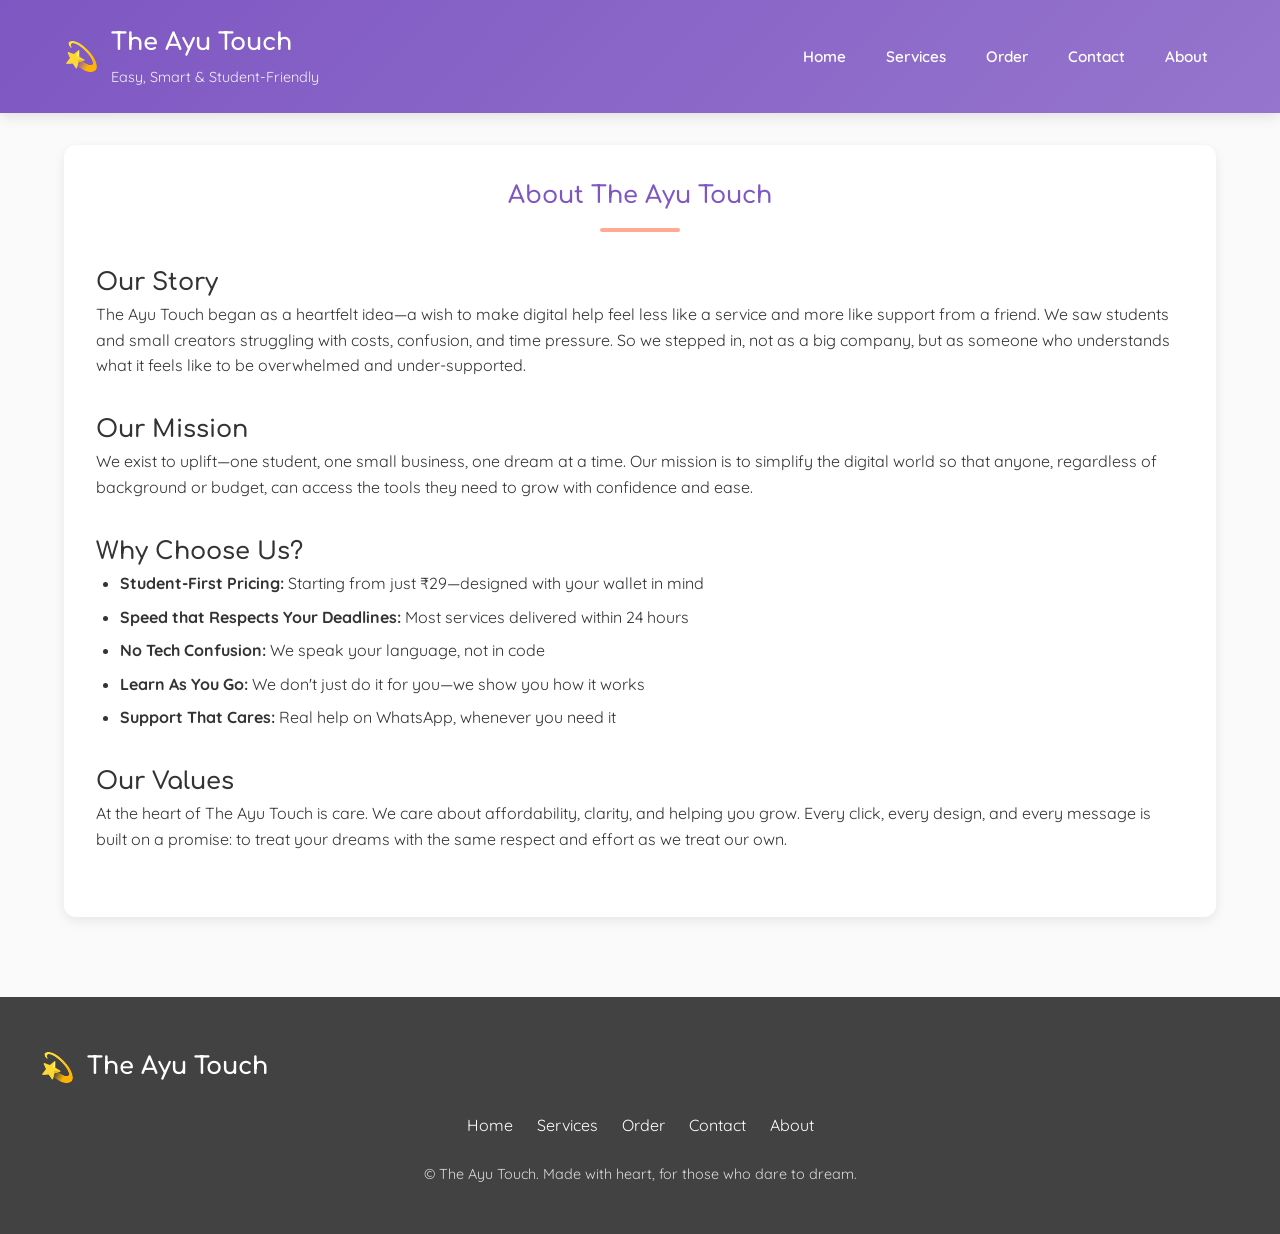
<file: about.html>
<!DOCTYPE html>
<html lang="en">
<head>
    <meta charset="UTF-8">
    <meta name="viewport" content="width=device-width, initial-scale=1.0">
    <title>About Us | The Ayu Touch</title>
    <meta name="description" content="Learn about The Ayu Touch - our mission to provide affordable digital services to students and small businesses.">
    <link rel="stylesheet" href="https://cdnjs.cloudflare.com/ajax/libs/font-awesome/6.4.0/css/all.min.css">
    <link href="https://fonts.googleapis.com/css2?family=Quicksand:wght@400;500;600;700&family=Comfortaa:wght@400;500;600&display=swap" rel="stylesheet">
    <link rel="stylesheet" href="css/styles.css">
</head>
<body>
    <header>
        <div class="header-container">
            <div class="logo">
                <span class="logo-icon">💫</span>
                <div>
                    <div class="logo-text">The Ayu Touch</div>
                    <div class="tagline">Easy, Smart & Student-Friendly</div>
                </div>
            </div>
            <button class="mobile-menu-btn">
                <i class="fas fa-bars"></i>
            </button>
            <nav>
                <ul>
                    <li><a href="index.html">Home</a></li>
                    <li><a href="services.html">Services</a></li>
                    <li><a href="order.html">Order</a></li>
                    <li><a href="contact.html">Contact</a></li>
                    <li><a href="about.html">About</a></li>
                </ul>
            </nav>
        </div>
    </header>

    <main>
        <section>
            <!-- <div class="about-content">
                <h1 class="section-title">About The Ayu Touch</h1>
                
                <div class="about-section">
                    <h2>Our Story</h2>
                    <p>Founded in 2023, The Ayu Touch was born out of frustration with how expensive and complicated basic digital services were for students. We wanted to create a service that was both affordable and easy to use.</p>
                </div>
                
                <div class="about-section">
                    <h2>Our Mission</h2>
                    <p>To empower students by removing technical barriers through affordable, high-quality digital services that save time and reduce stress.</p>
                </div>
                
                <div class="about-section">
                    <h2>Why Choose Us?</h2>
                    <ul>
                        <li><strong>Student-First Pricing:</strong> Services start at just ₹29</li>
                        <li><strong>Quick Turnaround:</strong> Most services completed within 24 hours</li>
                        <li><strong>Simple Process:</strong> No complicated tech jargon</li>
                        <li><strong>Educational Approach:</strong> We explain how things work</li>
                        <li><strong>Reliable Support:</strong> Available via WhatsApp for quick help</li>
                    </ul>
                </div>
                
                <div class="about-section">
                    <h2>Our Values</h2>
                    <p>We believe in transparency, affordability, and education. Every service we provide comes with clear pricing and explanations, because we want our customers to learn as they use our services.</p>
                </div>
            </div>  -->
            <div class="about-content">
    <h1 class="section-title">About The Ayu Touch</h1>
    
    <div class="about-section">
        <h2>Our Story</h2>
        <p>The Ayu Touch began as a heartfelt idea—a wish to make digital help feel less like a service and more like support from a friend. We saw students and small creators struggling with costs, confusion, and time pressure. So we stepped in, not as a big company, but as someone who understands what it feels like to be overwhelmed and under-supported.</p>
    </div>
    
    <div class="about-section">
        <h2>Our Mission</h2>
        <p>We exist to uplift—one student, one small business, one dream at a time. Our mission is to simplify the digital world so that anyone, regardless of background or budget, can access the tools they need to grow with confidence and ease.</p>
    </div>
    
    <div class="about-section">
        <h2>Why Choose Us?</h2>
        <ul>
            <li><strong>Student-First Pricing:</strong> Starting from just ₹29—designed with your wallet in mind</li>
            <li><strong>Speed that Respects Your Deadlines:</strong> Most services delivered within 24 hours</li>
            <li><strong>No Tech Confusion:</strong> We speak your language, not in code</li>
            <li><strong>Learn As You Go:</strong> We don't just do it for you—we show you how it works</li>
            <li><strong>Support That Cares:</strong> Real help on WhatsApp, whenever you need it</li>
        </ul>
    </div>
    
    <div class="about-section">
        <h2>Our Values</h2>
        <p>At the heart of The Ayu Touch is care. We care about affordability, clarity, and helping you grow. Every click, every design, and every message is built on a promise: to treat your dreams with the same respect and effort as we treat our own.</p>
    </div>
</div>

        </section>
    </main>

    <footer>
        <div class="footer-content">
            <div class="logo">
                <span class="logo-icon">💫</span>
                <div class="logo-text">The Ayu Touch</div>
            </div>
            <div class="footer-links">
                <a href="index.html">Home</a>
                <a href="services.html">Services</a>
                <a href="order.html">Order</a>
                <a href="contact.html">Contact</a>
                <a href="about.html">About</a>
            </div>
            <div class="copyright">
    &copy; The Ayu Touch. Made with heart, for those who dare to dream.
</div>

        </div>
    </footer>

    <div class="scroll-indicator"></div>
    <script>
        // Mobile menu toggle
        const menuBtn = document.querySelector('.mobile-menu-btn');
        const nav = document.querySelector('nav');
        
        menuBtn.addEventListener('click', () => {
            nav.classList.toggle('active');
        });
        // Scroll percentage indicator
  const scrollIndicator = document.querySelector('.scroll-indicator');
  
  window.addEventListener('scroll', () => {
    const scrollableHeight = document.documentElement.scrollHeight - window.innerHeight;
    const scrolledPercentage = (window.scrollY / scrollableHeight) * 100;
    scrollIndicator.style.width = `${scrolledPercentage}%`;
  });

  
    </script>
</body>
</html>
</file>
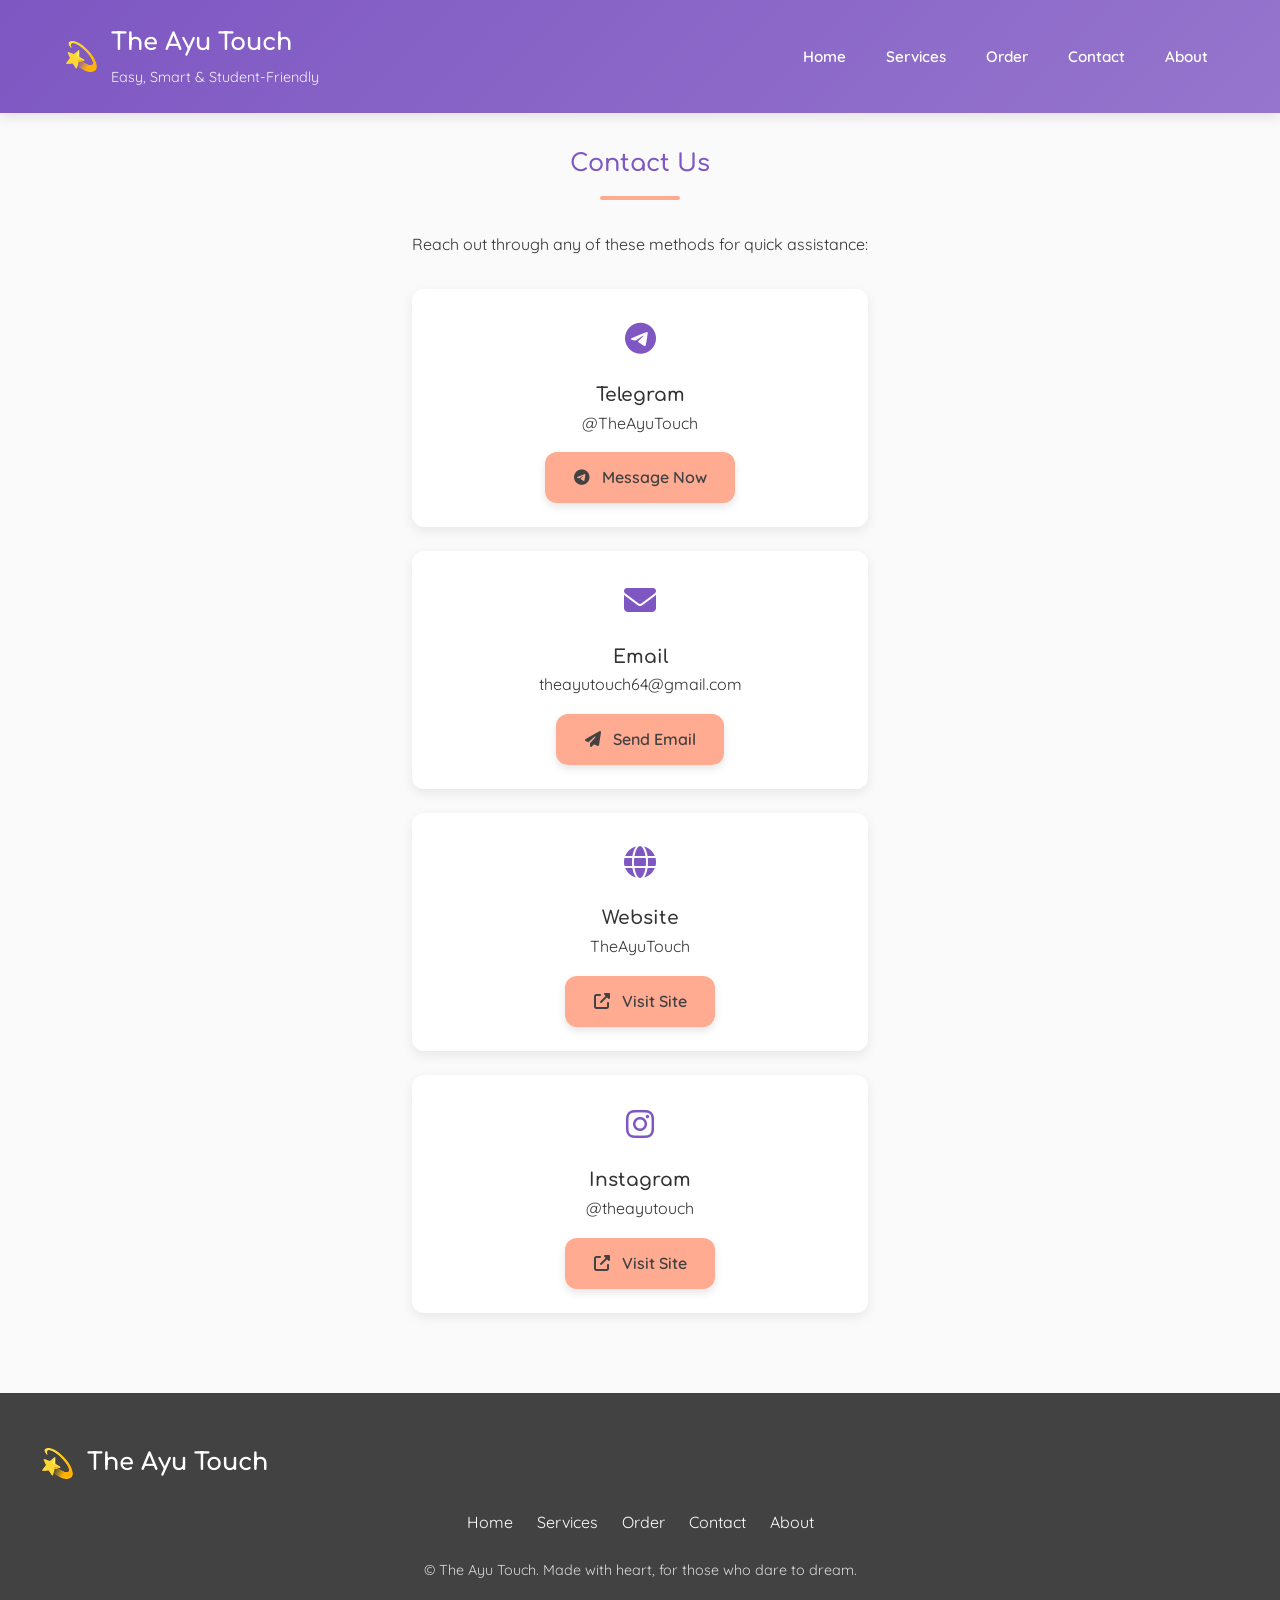
<file: contact.html>
<!DOCTYPE html>
<html lang="en">
<head>
    <meta charset="UTF-8">
    <meta name="viewport" content="width=device-width, initial-scale=1.0">
    <title>Contact Us | The Ayu Touch</title>
    <meta name="description" content="Get in touch with The Ayu Touch for affordable digital services. Contact us via WhatsApp, email, or website.">
    <link rel="stylesheet" href="https://cdnjs.cloudflare.com/ajax/libs/font-awesome/6.4.0/css/all.min.css">
    <link href="https://fonts.googleapis.com/css2?family=Quicksand:wght@400;500;600;700&family=Comfortaa:wght@400;500;600&display=swap" rel="stylesheet">
    <link rel="stylesheet" href="css/styles.css">
</head>
<body>
    <header>
        <div class="header-container">
            <div class="logo">
                <span class="logo-icon">💫</span>
                <div>
                    <div class="logo-text">The Ayu Touch</div>
                    <div class="tagline">Easy, Smart & Student-Friendly</div>
                </div>
            </div>
            <button class="mobile-menu-btn">
                <i class="fas fa-bars"></i>
            </button>
            <nav>
                <ul>
                    <li><a href="index.html">Home</a></li>
                    <li><a href="services.html">Services</a></li>
                    <li><a href="order.html">Order</a></li>
                    <li><a href="contact.html">Contact</a></li>
                    <li><a href="about.html">About</a></li>
                </ul>
            </nav>
        </div>
    </header>

    <main>
        <section>
            <h1 class="section-title">Contact Us</h1>
            <p class="text-center">Reach out through any of these methods for quick assistance:</p>
            
            <div class="contact-methods">
                <div class="contact-card">
                    <div class="contact-icon"><i class="fab fa-telegram"></i></div>
                    <h3>Telegram</h3>
                    <p>@TheAyuTouch</p>
                    <a href="https://t.me/TheAyuTouch" class="btn mt-2" target="_blank">
                        <i class="fab fa-telegram"></i> Message Now
                    </a>
                </div>
                
                <div class="contact-card">
                    <div class="contact-icon"><i class="fas fa-envelope"></i></div>
                    <h3>Email</h3>
                    <p>theayutouch64@gmail.com</p>
                    <a href="mailto:theayutouch64@gmail.com" class="btn mt-2">
                        <i class="fas fa-paper-plane"></i> Send Email
                    </a>
                </div>
                
                <div class="contact-card">
                    <div class="contact-icon"><i class="fas fa-globe"></i></div>
                    <h3>Website</h3>
                    <p>TheAyuTouch</p>
                    <a href="https://ayutouch.github.io/TheAyuTouch/index.html" class="btn mt-2">
                        <i class="fas fa-external-link-alt"></i> Visit Site
                    </a>
                </div>

                <div class="contact-card">
                    <div class="contact-icon"><i class="fa-brands fa-instagram"></i></div>
                    <h3>Instagram</h3>
                    <p>@theayutouch</p>
                    <a href="https://www.instagram.com/theayutouch" class="btn mt-2">
                        <i class="fas fa-external-link-alt"></i> Visit Site
                    </a>
                </div>
            </div>
        </section>
    </main>

    <footer>
        <div class="footer-content">
            <div class="logo">
                <span class="logo-icon">💫</span>
                <div class="logo-text">The Ayu Touch</div>
            </div>
            <div class="footer-links">
                <a href="index.html">Home</a>
                <a href="services.html">Services</a>
                <a href="order.html">Order</a>
                <a href="contact.html">Contact</a>
                <a href="about.html">About</a>
            </div>
            <div class="copyright">
    &copy; The Ayu Touch. Made with heart, for those who dare to dream.
</div>

        </div>
    </footer>
    <div class="scroll-indicator"></div>

    <script>
        // Mobile menu toggle
        const menuBtn = document.querySelector('.mobile-menu-btn');
        const nav = document.querySelector('nav');
        
        menuBtn.addEventListener('click', () => {
            nav.classList.toggle('active');
        });
        // Scroll percentage indicator
  const scrollIndicator = document.querySelector('.scroll-indicator');
  
  window.addEventListener('scroll', () => {
    const scrollableHeight = document.documentElement.scrollHeight - window.innerHeight;
    const scrolledPercentage = (window.scrollY / scrollableHeight) * 100;
    scrollIndicator.style.width = `${scrolledPercentage}%`;
  });

  
    </script>
    <div class="scroll-indicator"></div>
</body>
</html>
</file>
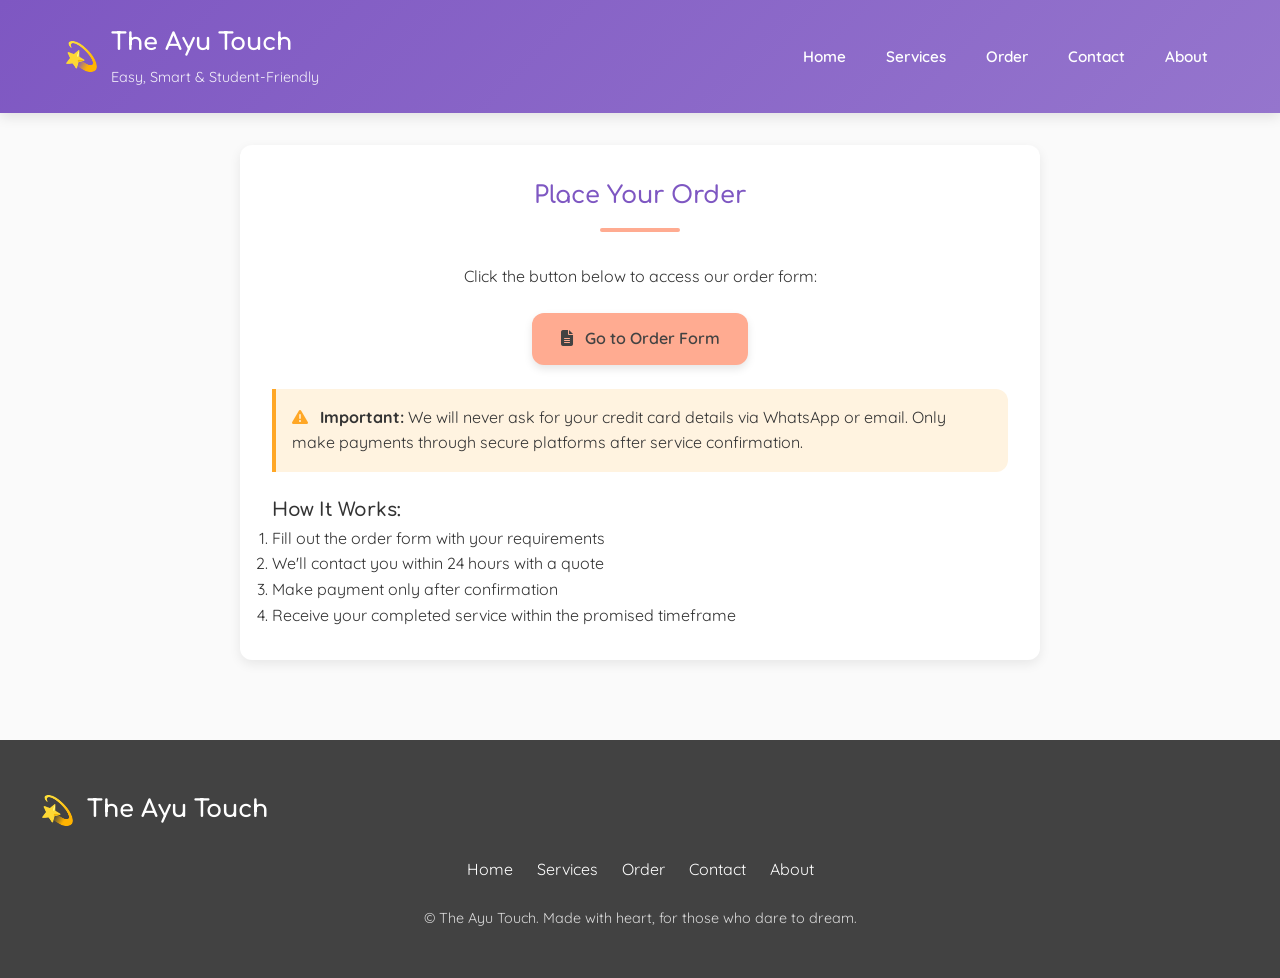
<file: order.html>
<!DOCTYPE html>
<html lang="en">
<head>
    <meta charset="UTF-8">
    <meta name="viewport" content="width=device-width, initial-scale=1.0">
    <title>Place Your Order | The Ayu Touch</title>
    <meta name="description" content="Order affordable digital services from The Ayu Touch. Get started with our simple order process.">
    <link rel="stylesheet" href="https://cdnjs.cloudflare.com/ajax/libs/font-awesome/6.4.0/css/all.min.css">
    <link href="https://fonts.googleapis.com/css2?family=Quicksand:wght@400;500;600;700&family=Comfortaa:wght@400;500;600&display=swap" rel="stylesheet">
    <link rel="stylesheet" href="css/styles.css">
</head>
<body>
    <header>
        <div class="header-container">
            <div class="logo">
                <span class="logo-icon">💫</span>
                <div>
                    <div class="logo-text">The Ayu Touch</div>
                    <div class="tagline">Easy, Smart & Student-Friendly</div>
                </div>
            </div>
            <button class="mobile-menu-btn">
                <i class="fas fa-bars"></i>
            </button>
            <nav>
                <ul>
                    <li><a href="index.html">Home</a></li>
                    <li><a href="services.html">Services</a></li>
                    <li><a href="order.html">Order</a></li>
                    <li><a href="contact.html">Contact</a></li>
                    <li><a href="about.html">About</a></li>
                </ul>
            </nav>
        </div>
    </header>

    <main>
        <section>
            <div class="order-container">
                <h1 class="section-title">Place Your Order</h1>
                <p class="text-center">Click the button below to access our order form:</p>
                
                <div class="text-center mt-3">
                    <a href="https://docs.google.com/forms/d/e/1FAIpQLSeRvBSm0HFUEhjq1SvuSpwlSJ2SHHON9y_knOVV9Z81SA6BOA/viewform?usp=header" class="btn" target="_blank">
                        <i class="fas fa-file-alt"></i> Go to Order Form
                    </a>
                </div>
                
                <div class="order-warning mt-3">
                    <p><i class="fas fa-exclamation-triangle order-warning-icon"></i> 
                    <strong>Important:</strong> We will never ask for your credit card details via WhatsApp or email. 
                    Only make payments through secure platforms after service confirmation.</p>
                </div>
                
                <div class="mt-3">
                    <h3>How It Works:</h3>
                    <ol>
                        <li>Fill out the order form with your requirements</li>
                        <li>We'll contact you within 24 hours with a quote</li>
                        <li>Make payment only after confirmation</li>
                        <li>Receive your completed service within the promised timeframe</li>
                    </ol>
                </div>

                
            </div>
            
        </section>
    </main>

    <footer>
        <div class="footer-content">
            <div class="logo">
                <span class="logo-icon">💫</span>
                <div class="logo-text">The Ayu Touch</div>
            </div>
            <div class="footer-links">
                <a href="index.html">Home</a>
                <a href="services.html">Services</a>
                <a href="order.html">Order</a>
                <a href="contact.html">Contact</a>
                <a href="about.html">About</a>
            </div>
            <div class="copyright">
    &copy; The Ayu Touch. Made with heart, for those who dare to dream.
</div>

        </div>
    </footer>

    <div class="scroll-indicator"></div>
    <script>
        // Mobile menu toggle
        const menuBtn = document.querySelector('.mobile-menu-btn');
        const nav = document.querySelector('nav');
        
        menuBtn.addEventListener('click', () => {
            nav.classList.toggle('active');
        });
        // Scroll percentage indicator
  const scrollIndicator = document.querySelector('.scroll-indicator');
  
  window.addEventListener('scroll', () => {
    const scrollableHeight = document.documentElement.scrollHeight - window.innerHeight;
    const scrolledPercentage = (window.scrollY / scrollableHeight) * 100;
    scrollIndicator.style.width = `${scrolledPercentage}%`;
  });

  
    </script>
</body>
</html>
</file>
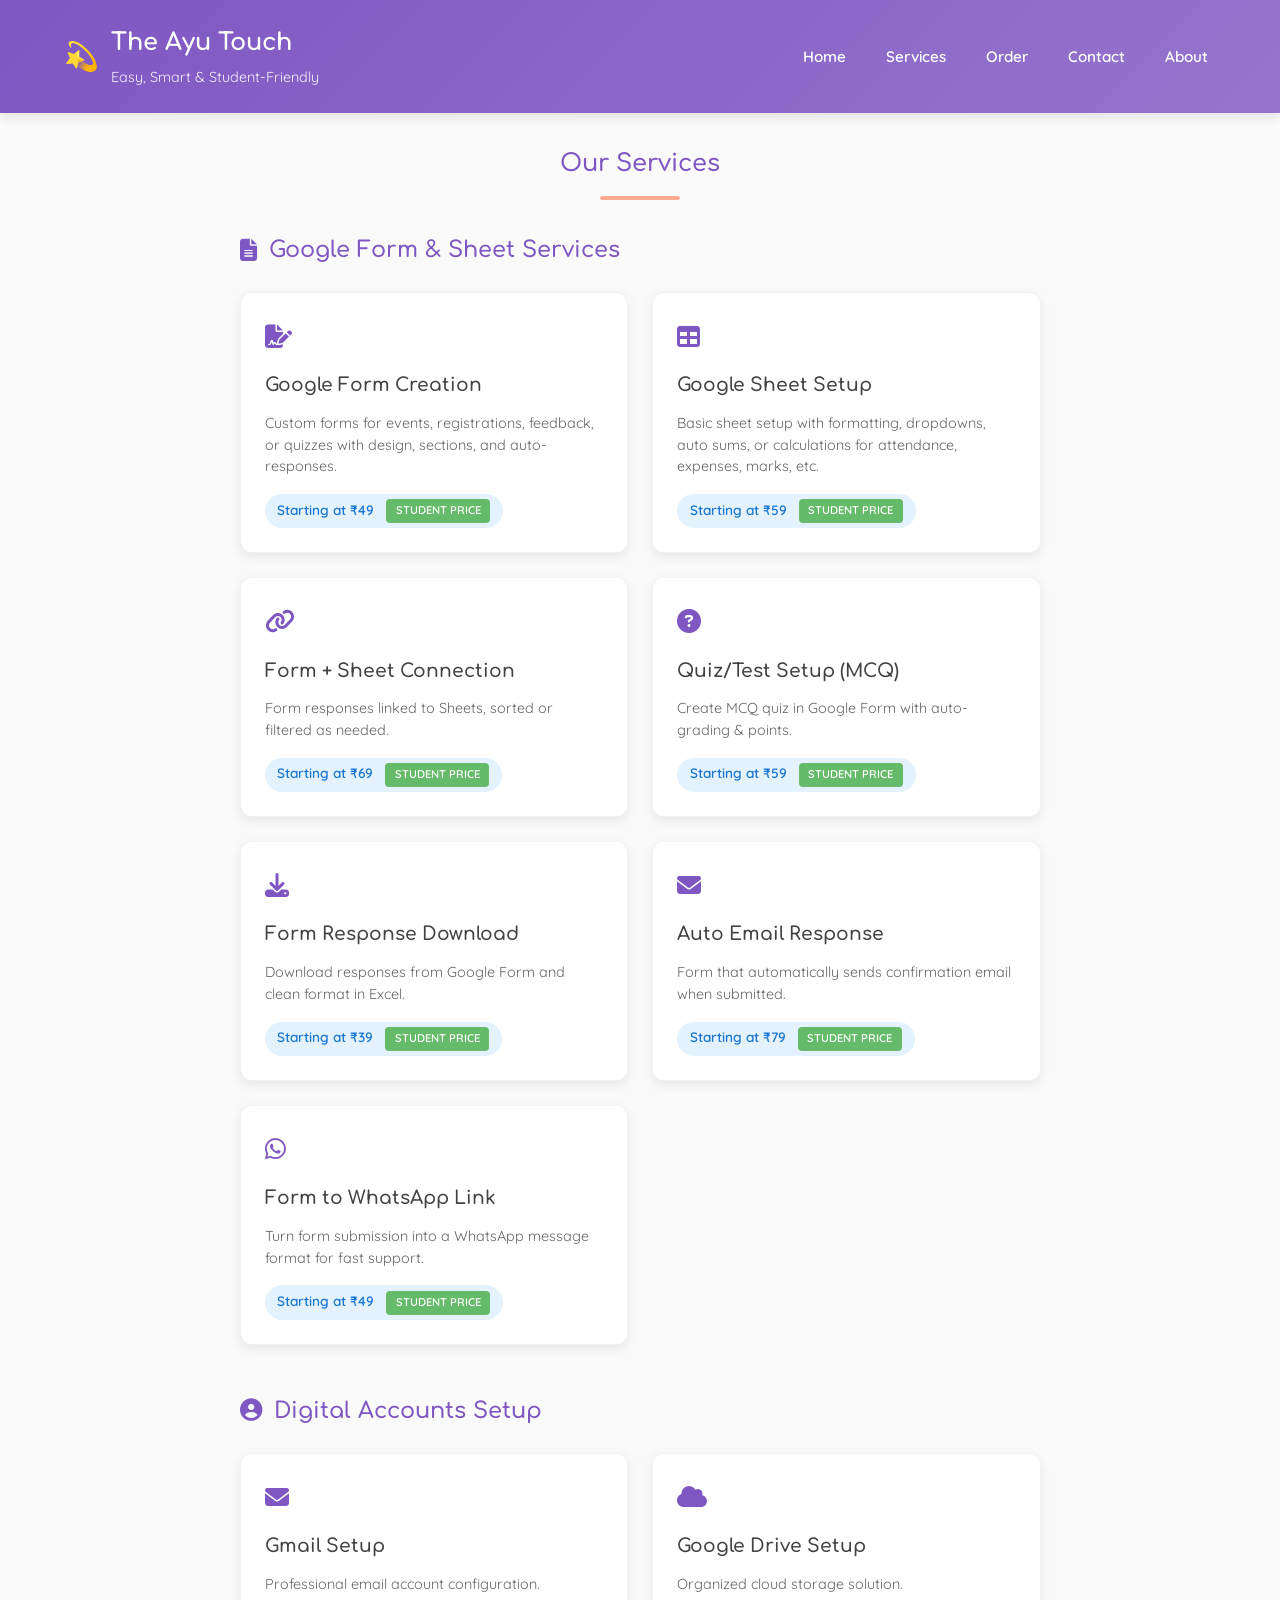
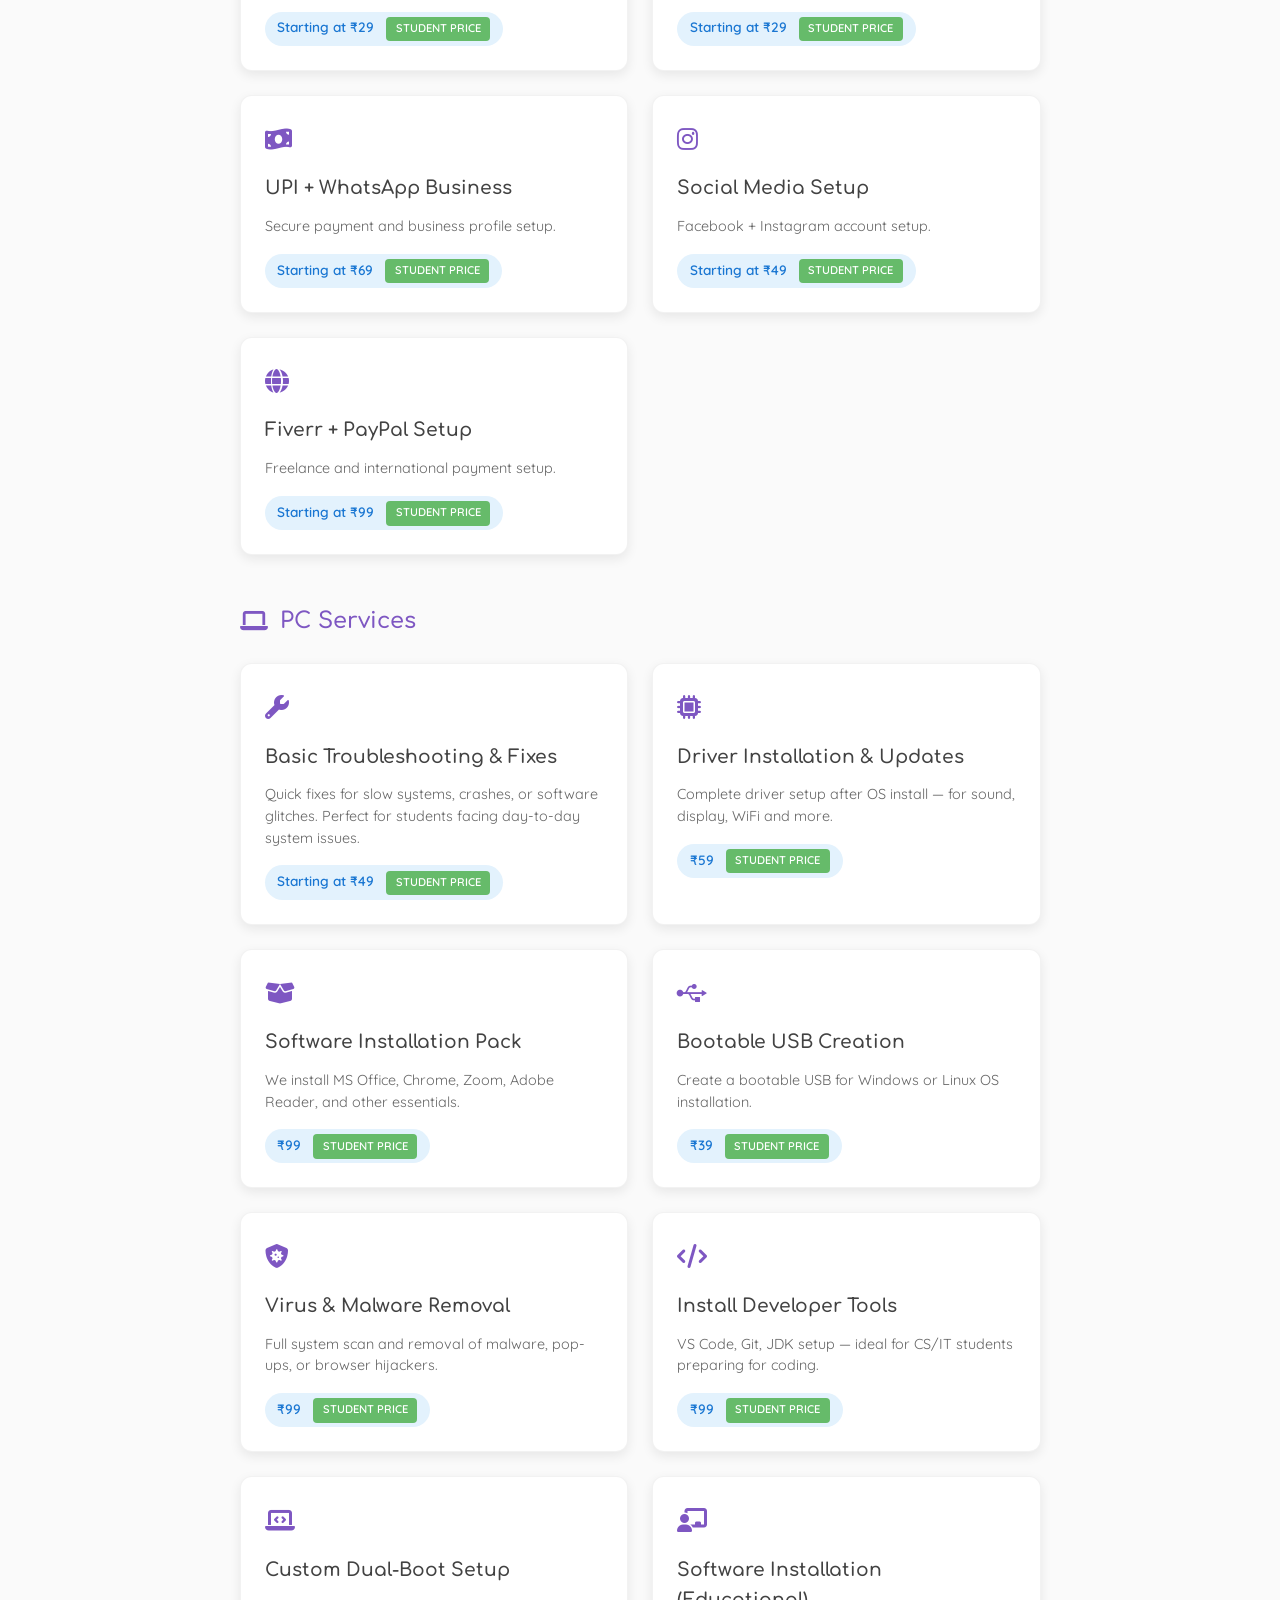
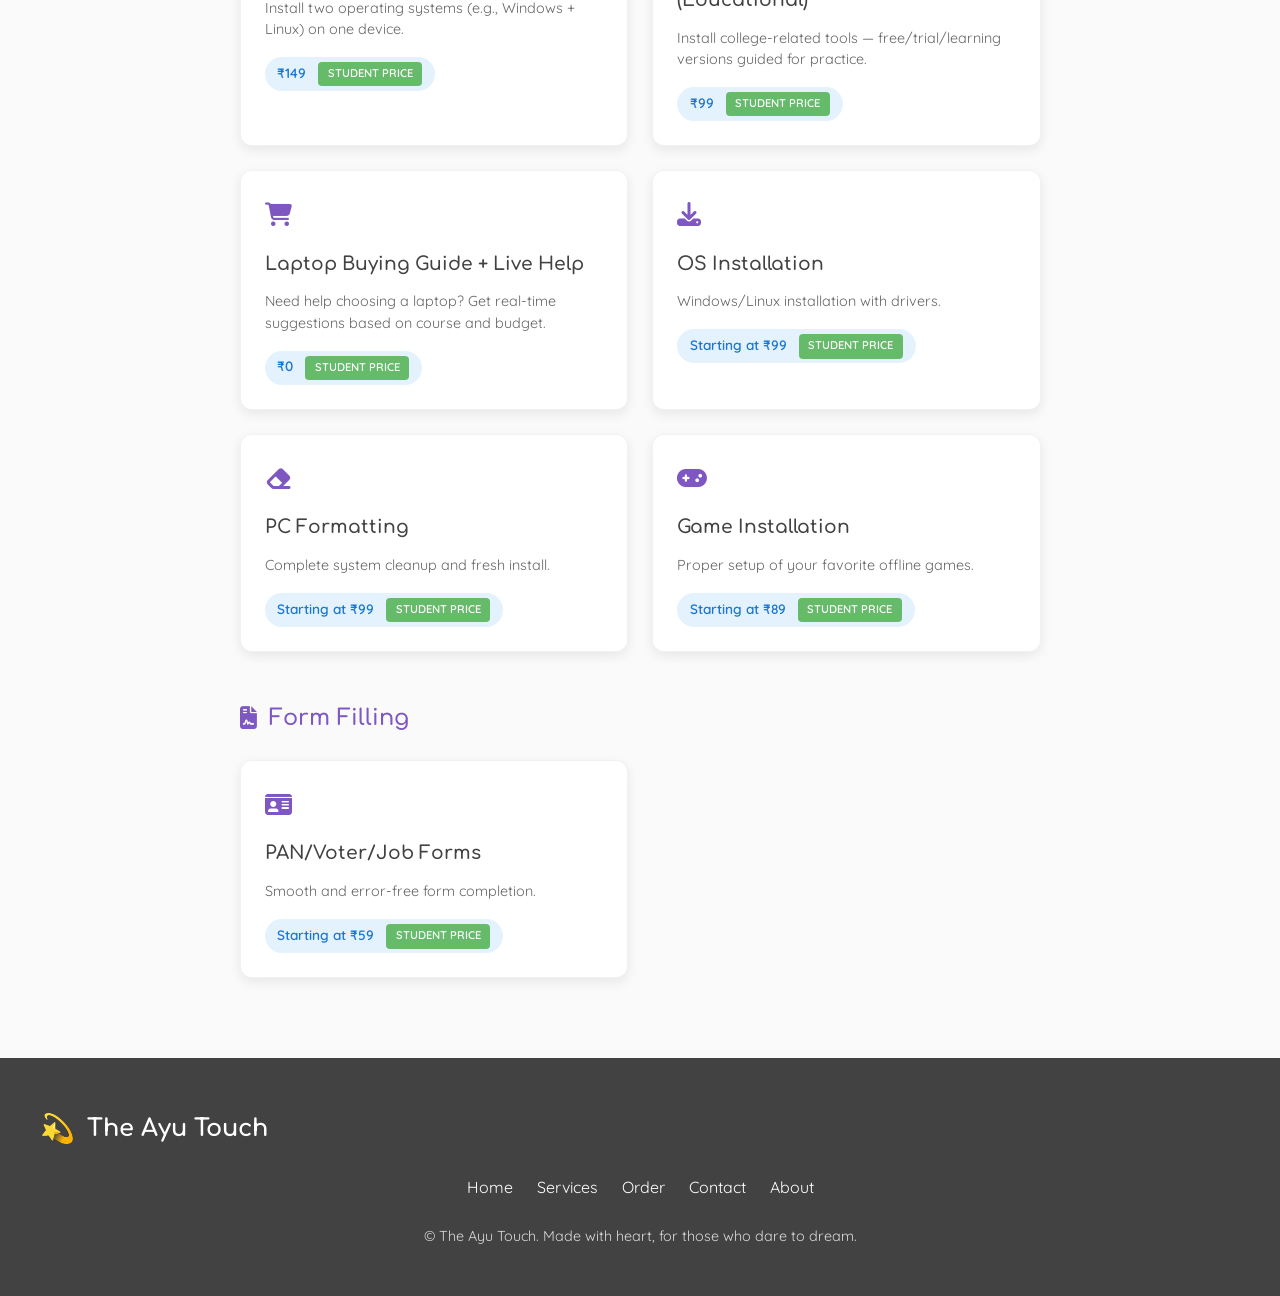
<file: services.html>
<!DOCTYPE html>
<html lang="en">
<head>
    <meta charset="UTF-8">
    <meta name="viewport" content="width=device-width, initial-scale=1.0">
    <title>Our Services | The Ayu Touch</title>
    <meta name="description" content="Complete list of digital services offered by The Ayu Touch including Google Forms, Sheets setup, digital accounts configuration, and PC services.">
    <link rel="stylesheet" href="https://cdnjs.cloudflare.com/ajax/libs/font-awesome/6.4.0/css/all.min.css">
    <link href="https://fonts.googleapis.com/css2?family=Quicksand:wght@400;500;600;700&family=Comfortaa:wght@400;500;600&display=swap" rel="stylesheet">
    <link rel="stylesheet" href="css/styles.css">
</head>
<body>
    <header>
        <div class="header-container">
            <div class="logo">
                <span class="logo-icon">💫</span>
                <div>
                    <div class="logo-text">The Ayu Touch</div>
                    <div class="tagline">Easy, Smart & Student-Friendly</div>
                </div>
            </div>
            <button class="mobile-menu-btn">
                <i class="fas fa-bars"></i>
            </button>
            <nav>
                <ul>
                    <li><a href="index.html">Home</a></li>
                    <li><a href="services.html">Services</a></li>
                    <li><a href="order.html">Order</a></li>
                    <li><a href="contact.html">Contact</a></li>
                    <li><a href="about.html">About</a></li>
                </ul>
            </nav>
        </div>
    </header>

    <main>
        <section>
            <h1 class="section-title">Our Services</h1>
            
            <!-- Google Services -->
            <div class="service-category">
                <h2 class="category-title"><i class="fas fa-file-alt"></i> Google Form & Sheet Services</h2>
                <div class="service-grid">
                    <div class="service-card">
                        <div class="service-icon"><i class="fas fa-file-signature"></i></div>
                        <h3 class="service-name">Google Form Creation</h3>
                        <p class="service-desc">Custom forms for events, registrations, feedback, or quizzes with design, sections, and auto-responses.</p>
                        <span class="price-tag">Starting at ₹49 <span class="student-badge">STUDENT PRICE</span></span>
                    </div>
                    
                    <div class="service-card">
                        <div class="service-icon"><i class="fas fa-table"></i></div>
                        <h3 class="service-name">Google Sheet Setup</h3>
                        <p class="service-desc">Basic sheet setup with formatting, dropdowns, auto sums, or calculations for attendance, expenses, marks, etc.</p>
                        <span class="price-tag">Starting at ₹59 <span class="student-badge">STUDENT PRICE</span></span>
                    </div>
                    
                    <div class="service-card">
                        <div class="service-icon"><i class="fas fa-link"></i></div>
                        <h3 class="service-name">Form + Sheet Connection</h3>
                        <p class="service-desc">Form responses linked to Sheets, sorted or filtered as needed.</p>
                        <span class="price-tag">Starting at ₹69 <span class="student-badge">STUDENT PRICE</span></span>
                    </div>
                    
                    <div class="service-card">
                        <div class="service-icon"><i class="fas fa-question-circle"></i></div>
                        <h3 class="service-name">Quiz/Test Setup (MCQ)</h3>
                        <p class="service-desc">Create MCQ quiz in Google Form with auto-grading & points.</p>
                        <span class="price-tag">Starting at ₹59 <span class="student-badge">STUDENT PRICE</span></span>
                    </div>
                    
                    <div class="service-card">
                        <div class="service-icon"><i class="fas fa-download"></i></div>
                        <h3 class="service-name">Form Response Download</h3>
                        <p class="service-desc">Download responses from Google Form and clean format in Excel.</p>
                        <span class="price-tag">Starting at ₹39 <span class="student-badge">STUDENT PRICE</span></span>
                    </div>
                    
                    <div class="service-card">
                        <div class="service-icon"><i class="fas fa-envelope"></i></div>
                        <h3 class="service-name">Auto Email Response</h3>
                        <p class="service-desc">Form that automatically sends confirmation email when submitted.</p>
                        <span class="price-tag">Starting at ₹79 <span class="student-badge">STUDENT PRICE</span></span>
                    </div>
                    
                    <div class="service-card">
                        <div class="service-icon"><i class="fab fa-whatsapp"></i></div>
                        <h3 class="service-name">Form to WhatsApp Link</h3>
                        <p class="service-desc">Turn form submission into a WhatsApp message format for fast support.</p>
                        <span class="price-tag">Starting at ₹49 <span class="student-badge">STUDENT PRICE</span></span>
                    </div>
                </div>
            </div>
            
            <!-- Digital Accounts -->
            <div class="service-category">
                <h2 class="category-title"><i class="fas fa-user-circle"></i> Digital Accounts Setup</h2>
                <div class="service-grid">
                    <div class="service-card">
                        <div class="service-icon"><i class="fas fa-envelope"></i></div>
                        <h3 class="service-name">Gmail Setup</h3>
                        <p class="service-desc">Professional email account configuration.</p>
                        <span class="price-tag">Starting at ₹29 <span class="student-badge">STUDENT PRICE</span></span>
                    </div>
                    
                    <div class="service-card">
                        <div class="service-icon"><i class="fas fa-cloud"></i></div>
                        <h3 class="service-name">Google Drive Setup</h3>
                        <p class="service-desc">Organized cloud storage solution.</p>
                        <span class="price-tag">Starting at ₹29 <span class="student-badge">STUDENT PRICE</span></span>
                    </div>
                    
                    <div class="service-card">
                        <div class="service-icon"><i class="fas fa-money-bill-wave"></i></div>
                        <h3 class="service-name">UPI + WhatsApp Business</h3>
                        <p class="service-desc">Secure payment and business profile setup.</p>
                        <span class="price-tag">Starting at ₹69 <span class="student-badge">STUDENT PRICE</span></span>
                    </div>
                    
                    <div class="service-card">
                        <div class="service-icon"><i class="fab fa-instagram"></i></div>
                        <h3 class="service-name">Social Media Setup</h3>
                        <p class="service-desc">Facebook + Instagram account setup.</p>
                        <span class="price-tag">Starting at ₹49 <span class="student-badge">STUDENT PRICE</span></span>
                    </div>
                    
                    <div class="service-card">
                        <div class="service-icon"><i class="fas fa-globe"></i></div>
                        <h3 class="service-name">Fiverr + PayPal Setup</h3>
                        <p class="service-desc">Freelance and international payment setup.</p>
                        <span class="price-tag">Starting at ₹99 <span class="student-badge">STUDENT PRICE</span></span>
                    </div>
                </div>
            </div>
            
            <!-- PC Services -->
            <div class="service-category">
                <h2 class="category-title"><i class="fas fa-laptop"></i> PC Services</h2>
                <div class="service-grid">
                    
                    <div class="service-card">
            <div class="service-icon"><i class="fas fa-wrench"></i></div>
            <h3 class="service-name">Basic Troubleshooting & Fixes</h3>
            <p class="service-desc">Quick fixes for slow systems, crashes, or software glitches. Perfect for students facing day-to-day system issues.</p>
            <span class="price-tag">Starting at ₹49 <span class="student-badge">STUDENT PRICE</span></span>
        </div>

        <div class="service-card">
            <div class="service-icon"><i class="fas fa-microchip"></i></div>
            <h3 class="service-name">Driver Installation & Updates</h3>
            <p class="service-desc">Complete driver setup after OS install — for sound, display, WiFi and more.</p>
            <span class="price-tag">₹59 <span class="student-badge">STUDENT PRICE</span></span>
        </div>

        <div class="service-card">
            <div class="service-icon"><i class="fas fa-box-open"></i></div>
            <h3 class="service-name">Software Installation Pack</h3>
            <p class="service-desc">We install MS Office, Chrome, Zoom, Adobe Reader, and other essentials.</p>
            <span class="price-tag">₹99 <span class="student-badge">STUDENT PRICE</span></span>
        </div>

        <div class="service-card">
            <div class="service-icon"><i class="fa-brands fa-usb"></i></div>
            <h3 class="service-name">Bootable USB Creation</h3>
            <p class="service-desc">Create a bootable USB for Windows or Linux OS installation.</p>
            <span class="price-tag">₹39 <span class="student-badge">STUDENT PRICE</span></span>
        </div>

        <div class="service-card">
            <div class="service-icon"><i class="fas fa-shield-virus"></i></div>
            <h3 class="service-name">Virus & Malware Removal</h3>
            <p class="service-desc">Full system scan and removal of malware, pop-ups, or browser hijackers.</p>
            <span class="price-tag">₹99 <span class="student-badge">STUDENT PRICE</span></span>
        </div>

        <div class="service-card">
            <div class="service-icon"><i class="fas fa-code"></i></div>
            <h3 class="service-name">Install Developer Tools</h3>
            <p class="service-desc">VS Code, Git, JDK setup — ideal for CS/IT students preparing for coding.</p>
            <span class="price-tag">₹99 <span class="student-badge">STUDENT PRICE</span></span>
        </div>

        <div class="service-card">
            <div class="service-icon"><i class="fas fa-laptop-code"></i></div>
            <h3 class="service-name">Custom Dual-Boot Setup</h3>
            <p class="service-desc">Install two operating systems (e.g., Windows + Linux) on one device.</p>
            <span class="price-tag">₹149 <span class="student-badge">STUDENT PRICE</span></span>
        </div>

        <div class="service-card">
            <div class="service-icon"><i class="fas fa-chalkboard-teacher"></i></div>
            <h3 class="service-name">Software Installation (Educational)</h3>
            <p class="service-desc">Install college-related tools — free/trial/learning versions guided for practice.</p>
            <span class="price-tag">₹99 <span class="student-badge">STUDENT PRICE</span></span>
        </div>

        <div class="service-card">
            <div class="service-icon"><i class="fas fa-shopping-cart"></i></div>
            <h3 class="service-name">Laptop Buying Guide + Live Help</h3>
            <p class="service-desc">Need help choosing a laptop? Get real-time suggestions based on course and budget.</p>
            <span class="price-tag">₹0 <span class="student-badge">STUDENT PRICE</span></span>
        </div>

        <!-- Existing ones -->
        <div class="service-card">
            <div class="service-icon"><i class="fas fa-download"></i></div>
            <h3 class="service-name">OS Installation</h3>
            <p class="service-desc">Windows/Linux installation with drivers.</p>
            <span class="price-tag">Starting at ₹99 <span class="student-badge">STUDENT PRICE</span></span>
        </div>

        <div class="service-card">
            <div class="service-icon"><i class="fas fa-eraser"></i></div>
            <h3 class="service-name">PC Formatting</h3>
            <p class="service-desc">Complete system cleanup and fresh install.</p>
            <span class="price-tag">Starting at ₹99 <span class="student-badge">STUDENT PRICE</span></span>
        </div>

        <div class="service-card">
            <div class="service-icon"><i class="fas fa-gamepad"></i></div>
            <h3 class="service-name">Game Installation</h3>
            <p class="service-desc">Proper setup of your favorite offline games.</p>
            <span class="price-tag">Starting at ₹89 <span class="student-badge">STUDENT PRICE</span></span>
        </div>

                </div>
            </div>
            
            <!-- Form Filling -->
            <div class="service-category">
                <h2 class="category-title"><i class="fas fa-file-contract"></i> Form Filling</h2>
                <div class="service-grid">
                    <div class="service-card">
                        <div class="service-icon"><i class="fas fa-id-card"></i></div>
                        <h3 class="service-name">PAN/Voter/Job Forms</h3>
                        <p class="service-desc">Smooth and error-free form completion.</p>
                        <span class="price-tag">Starting at ₹59 <span class="student-badge">STUDENT PRICE</span></span>
                    </div>
                </div>
            </div>
        </section>
    </main>

    <footer>
        <div class="footer-content">
            <div class="logo">
                <span class="logo-icon">💫</span>
                <div class="logo-text">The Ayu Touch</div>
            </div>
            <div class="footer-links">
                <a href="index.html">Home</a>
                <a href="services.html">Services</a>
                <a href="order.html">Order</a>
                <a href="contact.html">Contact</a>
                <a href="about.html">About</a>
            </div>
            <div class="copyright">
    &copy; The Ayu Touch. Made with heart, for those who dare to dream.
</div>

        </div>
    </footer>

    <div class="scroll-indicator"></div>
    <script>
        // Mobile menu toggle
        const menuBtn = document.querySelector('.mobile-menu-btn');
        const nav = document.querySelector('nav');
        
        menuBtn.addEventListener('click', () => {
            nav.classList.toggle('active');
        });
        // Scroll percentage indicator
  const scrollIndicator = document.querySelector('.scroll-indicator');
  
  window.addEventListener('scroll', () => {
    const scrollableHeight = document.documentElement.scrollHeight - window.innerHeight;
    const scrolledPercentage = (window.scrollY / scrollableHeight) * 100;
    scrollIndicator.style.width = `${scrolledPercentage}%`;
  });

  
    </script>
</body>
</html>
</file>
<file: css/styles.css>
/* CSS Variables */
:root {
  --primary: #7E57C2;
  --secondary: #9575CD;
  --accent: #FFAB91;
  --light: #F5F5F5;
  --dark: #424242;
  --text: #333;
  --success: #66BB6A;
  --warning: #FFA726;
  --radius: 12px;
}
::-webkit-scrollbar{
  display: none;
}
/* Base Styles */
* {
  margin: 0;
  padding: 0;
  box-sizing: border-box;
}

body {
  font-family: 'Quicksand', sans-serif;
  line-height: 1.6;
  color: var(--text);
  background-color: #FAFAFA;
  overflow-x: hidden;
  display: flex;
  flex-direction: column;
  min-height: 100vh;
}

h1, h2, h3, h4 {
  font-family: 'Comfortaa', cursive;
  font-weight: 600;
}

a {
  text-decoration: none;
  color: inherit;
}

/* Header Styles */
header {
  background: linear-gradient(135deg, var(--primary), var(--secondary));
  color: white;
  padding: 1.5rem 0;
  box-shadow: 0 4px 12px rgba(0,0,0,0.1);
  position: sticky;
  top: 0;
  z-index: 100;
}

.header-container {
  max-width: 1200px;
  margin: 0 auto;
  padding: 0 1.5rem;
  display: flex;
  justify-content: space-between;
  align-items: center;
}

.logo {
  display: flex;
  align-items: center;
  gap: 0.75rem;
}

.logo-icon {
  font-size: 1.75rem;
}

.logo-text {
  font-size: 1.5rem;
  font-weight: 700;
  font-family: 'Comfortaa', cursive;
}

.tagline {
  font-size: 0.9rem;
  opacity: 0.9;
  margin-top: 0.25rem;
}

/* Navigation */
nav ul {
  display: flex;
  list-style: none;
  gap: 1.5rem;
}

nav a {
  font-weight: 600;
  font-size: 0.95rem;
  transition: all 0.3s ease;
  padding: 0.5rem;
  border-radius: var(--radius);
}

nav a:hover {
  background-color: rgba(255,255,255,0.15);
}

.mobile-menu-btn {
  display: none;
  background: none;
  border: none;
  color: white;
  font-size: 1.5rem;
  cursor: pointer;
}

/* Hero Section */
.hero {
  background: linear-gradient(rgba(126, 87, 194, 0.9), rgba(149, 117, 205, 0.9)), 
              url('assets/hero-bg.jpg');
  background-size: cover;
  background-position: center;
  color: white;
  padding: 5rem 1.5rem;
  text-align: center;
  animation: fadeIn 1s ease-in-out;
}

.hero-content {
  max-width: 800px;
  margin: 0 auto;
}

.hero h1 {
  font-size: 2.5rem;
  margin-bottom: 1rem;
  line-height: 1.2;
}

.hero p {
  font-size: 1.2rem;
  margin-bottom: 2rem;
  opacity: 0.95;
}

/* Button Styles */
.btn {
  display: inline-block;
  padding: 0.8rem 1.8rem;
  background-color: var(--accent);
  color: var(--dark);
  border-radius: var(--radius);
  font-weight: 600;
  transition: all 0.3s ease;
  box-shadow: 0 4px 8px rgba(0,0,0,0.1);
  border: none;
  cursor: pointer;
}

.btn:hover {
  transform: translateY(-3px);
  box-shadow: 0 6px 12px rgba(0,0,0,0.15);
  background-color: #FF8A65;
}

.btn i {
  margin-right: 0.5rem;
}

/* Main Content */
main {
  max-width: 1200px;
  margin: 2rem auto;
  padding: 0 1.5rem;
  flex: 1;
}

section {
  margin-bottom: 3rem;
  animation: fadeInUp 0.8s ease-out;
}

.section-title {
  text-align: center;
  margin-bottom: 2rem;
  position: relative;
  color: var(--primary);
}

.section-title:after {
  content: '';
  display: block;
  width: 80px;
  height: 4px;
  background-color: var(--accent);
  margin: 0.75rem auto 0;
  border-radius: 2px;
}

/* Services Section */
.service-category {
  margin-bottom: 3rem;
}

.category-title {
  display: flex;
  align-items: center;
  gap: 0.75rem;
  margin-bottom: 1.5rem;
  color: var(--primary);
  font-size: 1.4rem;
}

.service-grid {
  display: grid;
  grid-template-columns: repeat(auto-fill, minmax(300px, 1fr));
  gap: 1.5rem;
}

.service-card {
  background: white;
  border-radius: var(--radius);
  padding: 1.5rem;
  box-shadow: 0 4px 12px rgba(0,0,0,0.08);
  transition: all 0.3s ease;
  border: 1px solid rgba(0,0,0,0.05);
}

.service-card:hover {
  transform: translateY(-5px);
  box-shadow: 0 8px 16px rgba(0,0,0,0.12);
}

.service-icon {
  font-size: 1.5rem;
  margin-bottom: 1rem;
  color: var(--primary);
}

.service-name {
  font-weight: 600;
  margin-bottom: 0.75rem;
  color: var(--dark);
}

.service-desc {
  font-size: 0.9rem;
  color: #666;
  margin-bottom: 1rem;
  line-height: 1.5;
}

.price-tag {
  display: inline-block;
  background-color: #E3F2FD;
  color: #1976D2;
  padding: 0.3rem 0.8rem;
  border-radius: 20px;
  font-weight: 600;
  font-size: 0.85rem;
}

.student-badge {
  display: inline-block;
  background-color: var(--success);
  color: white;
  padding: 0.2rem 0.6rem;
  border-radius: 4px;
  font-size: 0.7rem;
  font-weight: 600;
  margin-left: 0.5rem;
  vertical-align: middle;
}

/* Order Page Styles */
.order-container {
  max-width: 800px;
  margin: 0 auto;
  background: white;
  padding: 2rem;
  border-radius: var(--radius);
  box-shadow: 0 4px 12px rgba(0,0,0,0.08);
}

.order-warning {
  background-color: #FFF3E0;
  border-left: 4px solid var(--warning);
  padding: 1rem;
  margin: 1.5rem 0;
  border-radius: 0 var(--radius) var(--radius) 0;
}

.order-warning-icon {
  color: var(--warning);
  margin-right: 0.5rem;
}

/* Contact Page Styles */
.contact-methods {
  display: grid;
  grid-template-columns: repeat(auto-fit, minmax(250px, 1fr));
  gap: 1.5rem;
  margin-top: 2rem;
}

.contact-card {
  background: white;
  padding: 1.5rem;
  border-radius: var(--radius);
  box-shadow: 0 4px 12px rgba(0,0,0,0.08);
  text-align: center;
  transition: all 0.3s ease;
}

.contact-card:hover {
  transform: translateY(-5px);
  box-shadow: 0 8px 16px rgba(0,0,0,0.12);
}

.contact-icon {
  font-size: 2rem;
  color: var(--primary);
  margin-bottom: 1rem;
}

/* About Page Styles */
.about-content {
  background: white;
  padding: 2rem;
  border-radius: var(--radius);
  box-shadow: 0 4px 12px rgba(0,0,0,0.08);
}

.about-section {
  margin-bottom: 2rem;
}

.about-section ul {
  padding-left: 1.5rem;
}

.about-section li {
  margin-bottom: 0.5rem;
}

/* Footer Styles */
footer {
  background-color: var(--dark);
  color: white;
  padding: 3rem 1.5rem;
  text-align: center;
  margin-top: auto;
}

.footer-content {
  max-width: 1200px;
  margin: 0 auto;
}

.footer-links {
  display: flex;
  justify-content: center;
  gap: 1.5rem;
  margin: 1.5rem 0;
  flex-wrap: wrap;
}

.footer-links a {
  transition: color 0.3s ease;
}

.footer-links a:hover {
  color: var(--accent);
}

.copyright {
  opacity: 0.8;
  font-size: 0.9rem;
  margin-top: 1.5rem;
}

/* Animations */
@keyframes fadeIn {
  from { opacity: 0; }
  to { opacity: 1; }
}

@keyframes fadeInUp {
  from { 
    opacity: 0;
    transform: translateY(20px);
  }
  to { 
    opacity: 1;
    transform: translateY(0);
  }
}

/* Responsive Styles */
@media (max-width: 768px) {
  .header-container {
    flex-direction: column;
    text-align: center;
    gap: 1rem;
  }

  nav ul {
    flex-direction: column;
    gap: 0.5rem;
  }

  .hero h1 {
    font-size: 2rem;
  }

  .hero p {
    font-size: 1rem;
  }

  .service-grid {
    grid-template-columns: 1fr;
  }
  
  .mobile-menu-btn {
    display: block;
  }
  
  nav {
    display: none;
  }
  
  nav.active {
    display: block;
  }
}

/* Utility Classes */
.text-center {
  text-align: center;
}

.mt-1 { margin-top: 0.5rem; }
.mt-2 { margin-top: 1rem; }
.mt-3 { margin-top: 1.5rem; }
.mb-1 { margin-bottom: 0.5rem; }
.mb-2 { margin-bottom: 1rem; }
.mb-3 { margin-bottom: 1.5rem; }


/* Scroll Indicator */
.scroll-indicator {
  position: fixed;
  top: 0;
  left: 0;
  height: 4px;
  background-color: #e5ff00;
  box-shadow: 5px 5px 10px #d33a0c;
  z-index: 1000;
  transition: width 0.1s ease;
}
</file>
